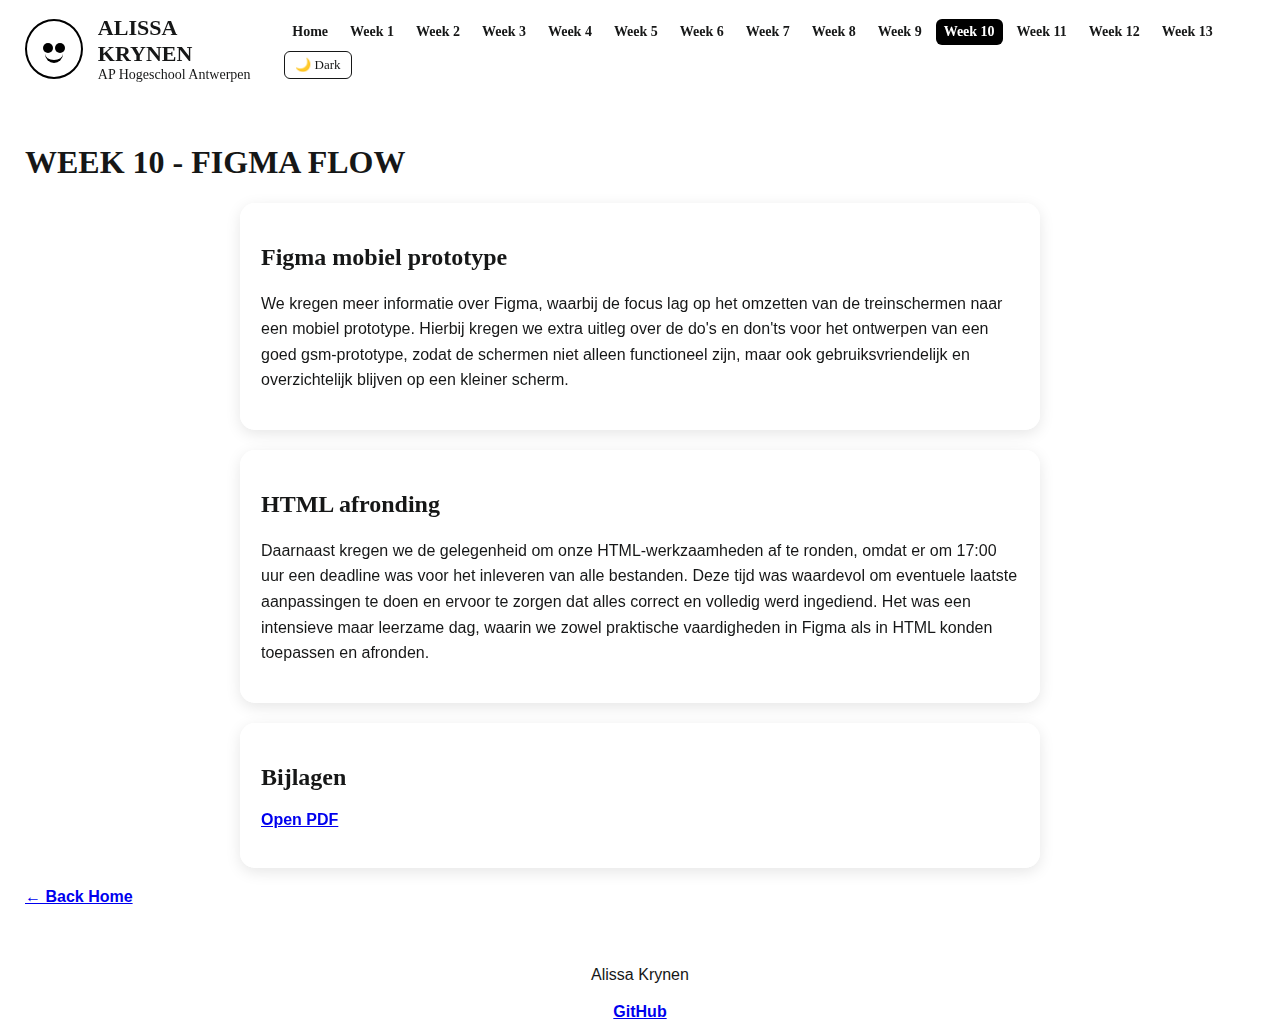
<file: week10.html>
<!DOCTYPE html><html lang="nl"><head>
<meta charset="UTF-8">
<title>Week 10</title>
<link rel="stylesheet" href="assets/styles.css">
</head>
<body>

<header class="banner">
<div class="character">
<div class="eye left"></div>
<div class="eye right"></div>
<div class="mouth"></div>
</div>
<div>
<h1>Alissa Krynen</h1>
<h2>AP Hogeschool Antwerpen</h2>
</div>
<nav class="navigation">
<a href="index.html">Home</a>
<a href="week1.html">Week 1</a><a href="week2.html">Week 2</a><a href="week3.html">Week 3</a><a href="week4.html">Week 4</a><a href="week5.html">Week 5</a><a href="week6.html">Week 6</a><a href="week7.html">Week 7</a><a href="week8.html">Week 8</a><a href="week9.html">Week 9</a><a href="week10.html">Week 10</a><a href="week11.html">Week 11</a><a href="week12.html">Week 12</a><a href="week13.html">Week 13</a>
<span class="toggle">🌙 Dark</span>
</nav>
</header>

<main>
<h1>Week 10 - figma flow</h1>

<div class="content-box">
<h2>Figma mobiel prototype</h2>
<p>We kregen meer informatie over Figma, waarbij de focus lag op het omzetten van de treinschermen naar een mobiel prototype. Hierbij kregen we extra uitleg over de do's en don'ts voor het ontwerpen van een goed gsm-prototype, zodat de schermen niet alleen functioneel zijn, maar ook gebruiksvriendelijk en overzichtelijk blijven op een kleiner scherm.</p>
</div>

<div class="content-box">
<h2>HTML afronding</h2>
<p>Daarnaast kregen we de gelegenheid om onze HTML-werkzaamheden af te ronden, omdat er om 17:00 uur een deadline was voor het inleveren van alle bestanden. Deze tijd was waardevol om eventuele laatste aanpassingen te doen en ervoor te zorgen dat alles correct en volledig werd ingediend. Het was een intensieve maar leerzame dag, waarin we zowel praktische vaardigheden in Figma als in HTML konden toepassen en afronden.</p>
</div>

<div class="content-box">
<h2>Bijlagen</h2>
<a href="Input/Foto_week10/Week 10.pdf" target="_blank">Open PDF</a><br><br>
</div>

<a href="index.html">← Back Home</a>

</main>
<footer>
<p>Alissa Krynen</p>
<a href="https://github.com/Alissakrynen" target="_blank">GitHub</a>
</footer>
<script src="js/script.js"></script>
</body></html>
</file>
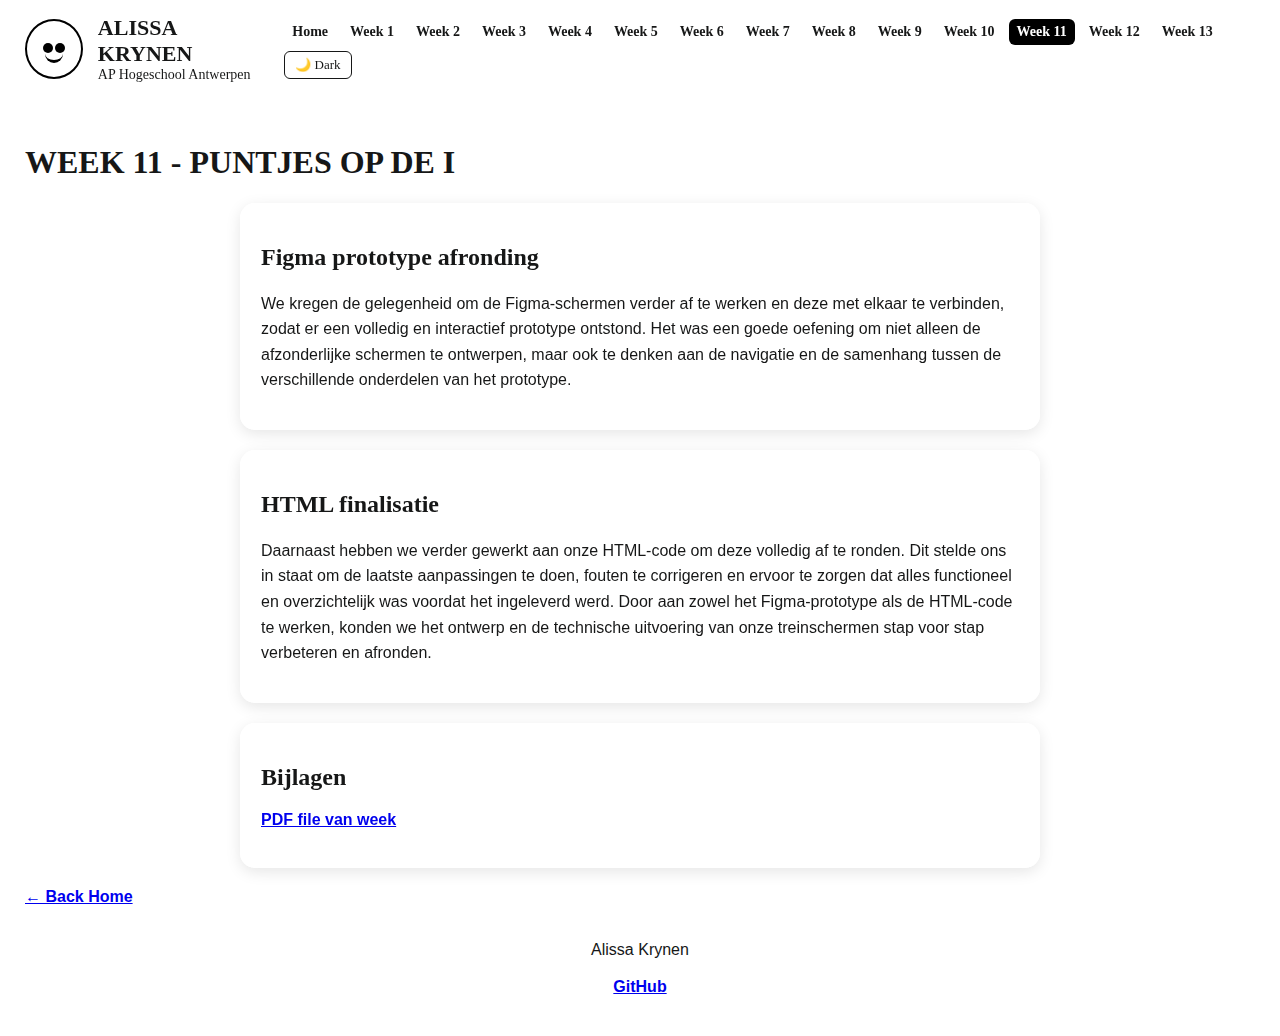
<file: week11.html>
<!DOCTYPE html><html lang="nl"><head>
<meta charset="UTF-8">
<title>Week 11</title>
<link rel="stylesheet" href="assets/styles.css">
</head>
<body>

<header class="banner">
<div class="character">
<div class="eye left"></div>
<div class="eye right"></div>
<div class="mouth"></div>
</div>
<div>
<h1>Alissa Krynen</h1>
<h2>AP Hogeschool Antwerpen</h2>
</div>
<nav class="navigation">
<a href="index.html">Home</a>
<a href="week1.html">Week 1</a><a href="week2.html">Week 2</a><a href="week3.html">Week 3</a><a href="week4.html">Week 4</a><a href="week5.html">Week 5</a><a href="week6.html">Week 6</a><a href="week7.html">Week 7</a><a href="week8.html">Week 8</a><a href="week9.html">Week 9</a><a href="week10.html">Week 10</a><a href="week11.html">Week 11</a><a href="week12.html">Week 12</a><a href="week13.html">Week 13</a>
<span class="toggle">🌙 Dark</span>
</nav>
</header>

<main>
<h1>Week 11 - Puntjes op de I</h1>

<div class="content-box">
<h2>Figma prototype afronding</h2>
<p>We kregen de gelegenheid om de Figma-schermen verder af te werken en deze met elkaar te verbinden, zodat er een volledig en interactief prototype ontstond. Het was een goede oefening om niet alleen de afzonderlijke schermen te ontwerpen, maar ook te denken aan de navigatie en de samenhang tussen de verschillende onderdelen van het prototype.</p>
</div>

<div class="content-box">
<h2>HTML finalisatie</h2>
<p>Daarnaast hebben we verder gewerkt aan onze HTML-code om deze volledig af te ronden. Dit stelde ons in staat om de laatste aanpassingen te doen, fouten te corrigeren en ervoor te zorgen dat alles functioneel en overzichtelijk was voordat het ingeleverd werd. Door aan zowel het Figma-prototype als de HTML-code te werken, konden we het ontwerp en de technische uitvoering van onze treinschermen stap voor stap verbeteren en afronden.</p>
</div>

<div class="content-box">
<h2>Bijlagen</h2>
<a href="Input/foto_week2/Week 2.pdf" target="_blank">PDF file van week</a><br><br>
</div>


<a href="index.html">← Back Home</a>

<footer>
<p>Alissa Krynen</p>
<a href="https://github.com/Alissakrynen" target="_blank">GitHub</a>
</footer>
<script src="js/script.js"></script>
</body></html>
</file>
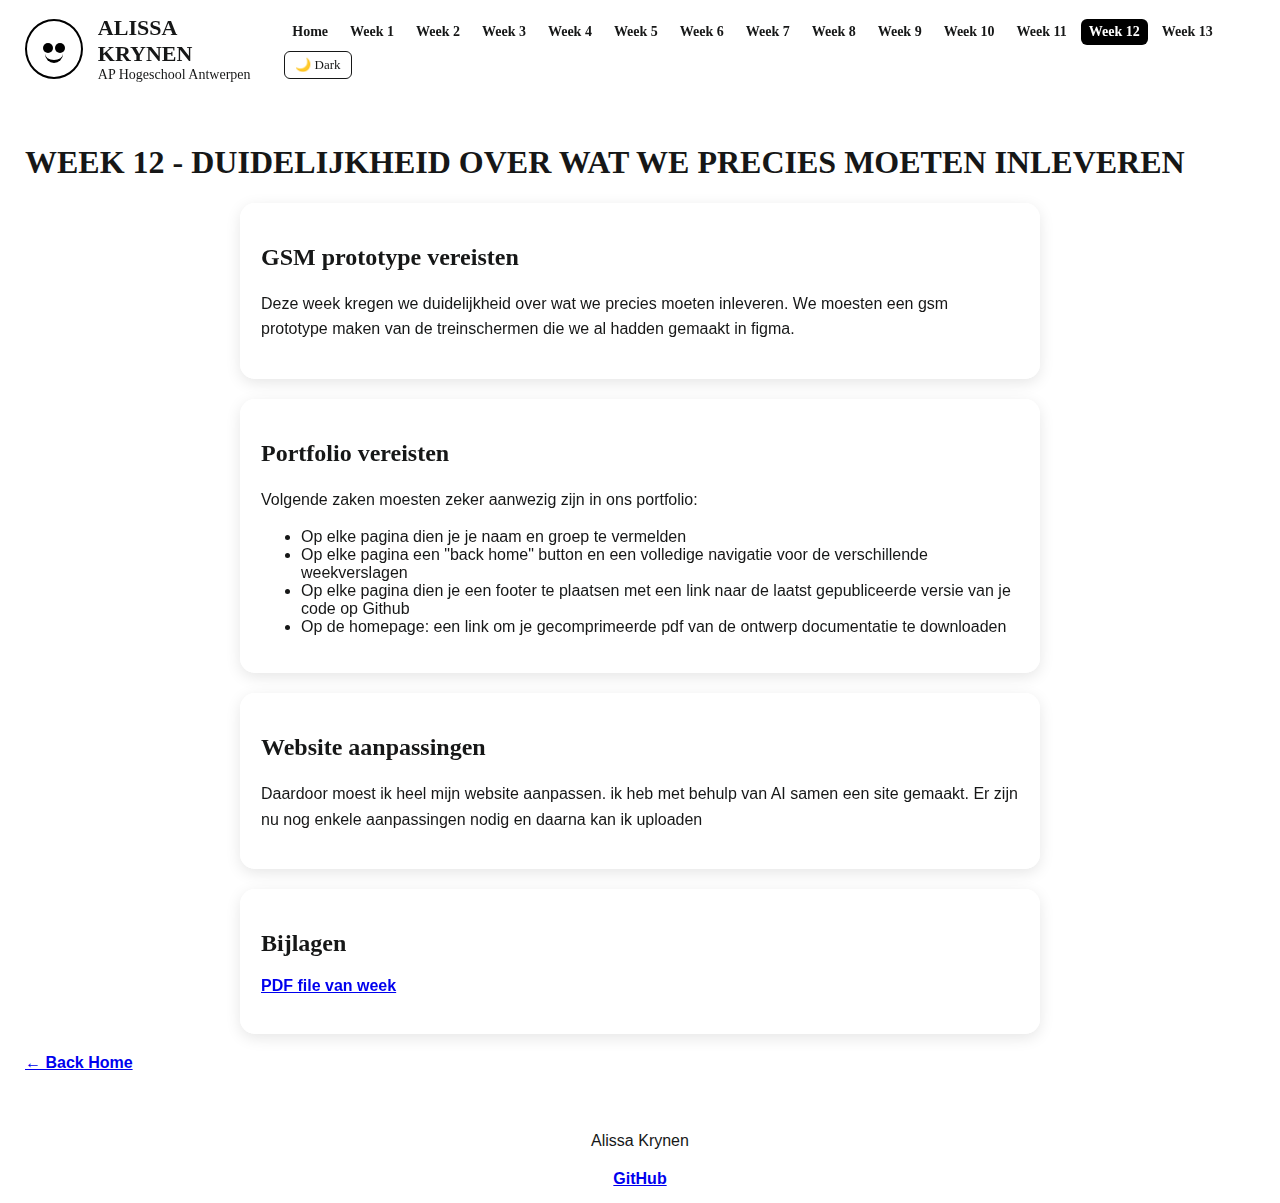
<file: week12.html>
<!DOCTYPE html><html lang="nl"><head>
<meta charset="UTF-8">
<title>Week 12</title>
<link rel="stylesheet" href="assets/styles.css">
</head>
<body>

<header class="banner">
<div class="character">
<div class="eye left"></div>
<div class="eye right"></div>
<div class="mouth"></div>
</div>
<div>
<h1>Alissa Krynen</h1>
<h2>AP Hogeschool Antwerpen</h2>
</div>
<nav class="navigation">
<a href="index.html">Home</a>
<a href="week1.html">Week 1</a><a href="week2.html">Week 2</a><a href="week3.html">Week 3</a><a href="week4.html">Week 4</a><a href="week5.html">Week 5</a><a href="week6.html">Week 6</a><a href="week7.html">Week 7</a><a href="week8.html">Week 8</a><a href="week9.html">Week 9</a><a href="week10.html">Week 10</a><a href="week11.html">Week 11</a><a href="week12.html">Week 12</a><a href="week13.html">Week 13</a>
<span class="toggle">🌙 Dark</span>
</nav>
</header>

<main>
<h1>Week 12 - duidelijkheid over wat we precies moeten inleveren</h1>

<div class="content-box">
<h2>GSM prototype vereisten</h2>
<p>Deze week kregen we duidelijkheid over wat we precies moeten inleveren. We moesten een gsm prototype maken van de treinschermen die we al hadden gemaakt in figma.</p>
</div>

<div class="content-box">
<h2>Portfolio vereisten</h2>
<p>Volgende zaken moesten zeker aanwezig zijn in ons portfolio:</p>
<ul>
<li>Op elke pagina dien je je naam en groep te vermelden</li>
<li>Op elke pagina een "back home" button en een volledige navigatie voor de verschillende weekverslagen</li>
<li>Op elke pagina dien je een footer te plaatsen met een link naar de laatst gepubliceerde versie van je code op Github</li>
<li>Op de homepage: een link om je gecomprimeerde pdf van de ontwerp documentatie te downloaden</li>
</ul>
</div>

<div class="content-box">
<h2>Website aanpassingen</h2>
<p>Daardoor moest ik heel mijn website aanpassen. ik heb met behulp van AI samen een site gemaakt. Er zijn nu nog enkele aanpassingen nodig en daarna kan ik uploaden</p>
</div>

<div class="content-box">
<h2>Bijlagen</h2>
<a href="Input/foto_week2/Week 2.pdf" target="_blank">PDF file van week</a><br><br>
</div>


<a href="index.html">← Back Home</a>

</main>
<footer>
<p>Alissa Krynen</p>
<a href="https://github.com/Alissakrynen" target="_blank">GitHub</a>
</footer>
<script src="js/script.js"></script>
</body></html>
</file>
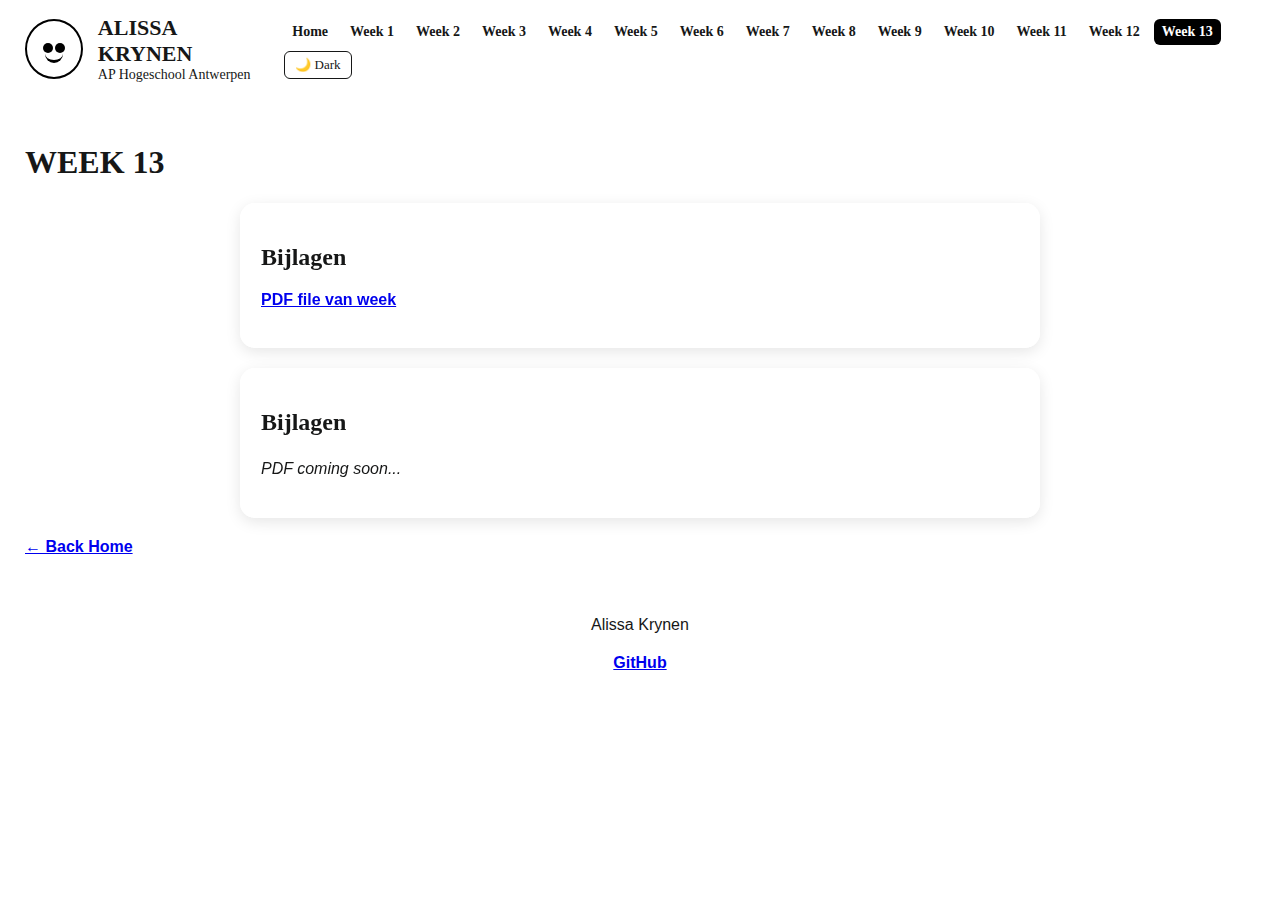
<file: week13.html>
<!DOCTYPE html><html lang="nl"><head>
<meta charset="UTF-8">
<title>Week 13</title>
<link rel="stylesheet" href="assets/styles.css">
</head>
<body>

<header class="banner">
<div class="character">
<div class="eye left"></div>
<div class="eye right"></div>
<div class="mouth"></div>
</div>
<div>
<h1>Alissa Krynen</h1>
<h2>AP Hogeschool Antwerpen</h2>
</div>
<nav class="navigation">
<a href="index.html">Home</a>
<a href="week1.html">Week 1</a><a href="week2.html">Week 2</a><a href="week3.html">Week 3</a><a href="week4.html">Week 4</a><a href="week5.html">Week 5</a><a href="week6.html">Week 6</a><a href="week7.html">Week 7</a><a href="week8.html">Week 8</a><a href="week9.html">Week 9</a><a href="week10.html">Week 10</a><a href="week11.html">Week 11</a><a href="week12.html">Week 12</a><a href="week13.html">Week 13</a>
<span class="toggle">🌙 Dark</span>
</nav>
</header>

<main>
<h1>Week 13</h1>

<div class="content-box">
<h2>Bijlagen</h2>
<a href="Input/foto_week2/Week 2.pdf" target="_blank">PDF file van week</a><br><br>
</div>

<div class="content-box">
<h2>Bijlagen</h2>
<p><em>PDF coming soon...</em></p>
</div>

<a href="index.html">← Back Home</a>

</main>
<footer>
<p>Alissa Krynen</p>
<a href="https://github.com/Alissakrynen" target="_blank">GitHub</a>
</footer>
<script src="js/script.js"></script>
</body></html>
</file>
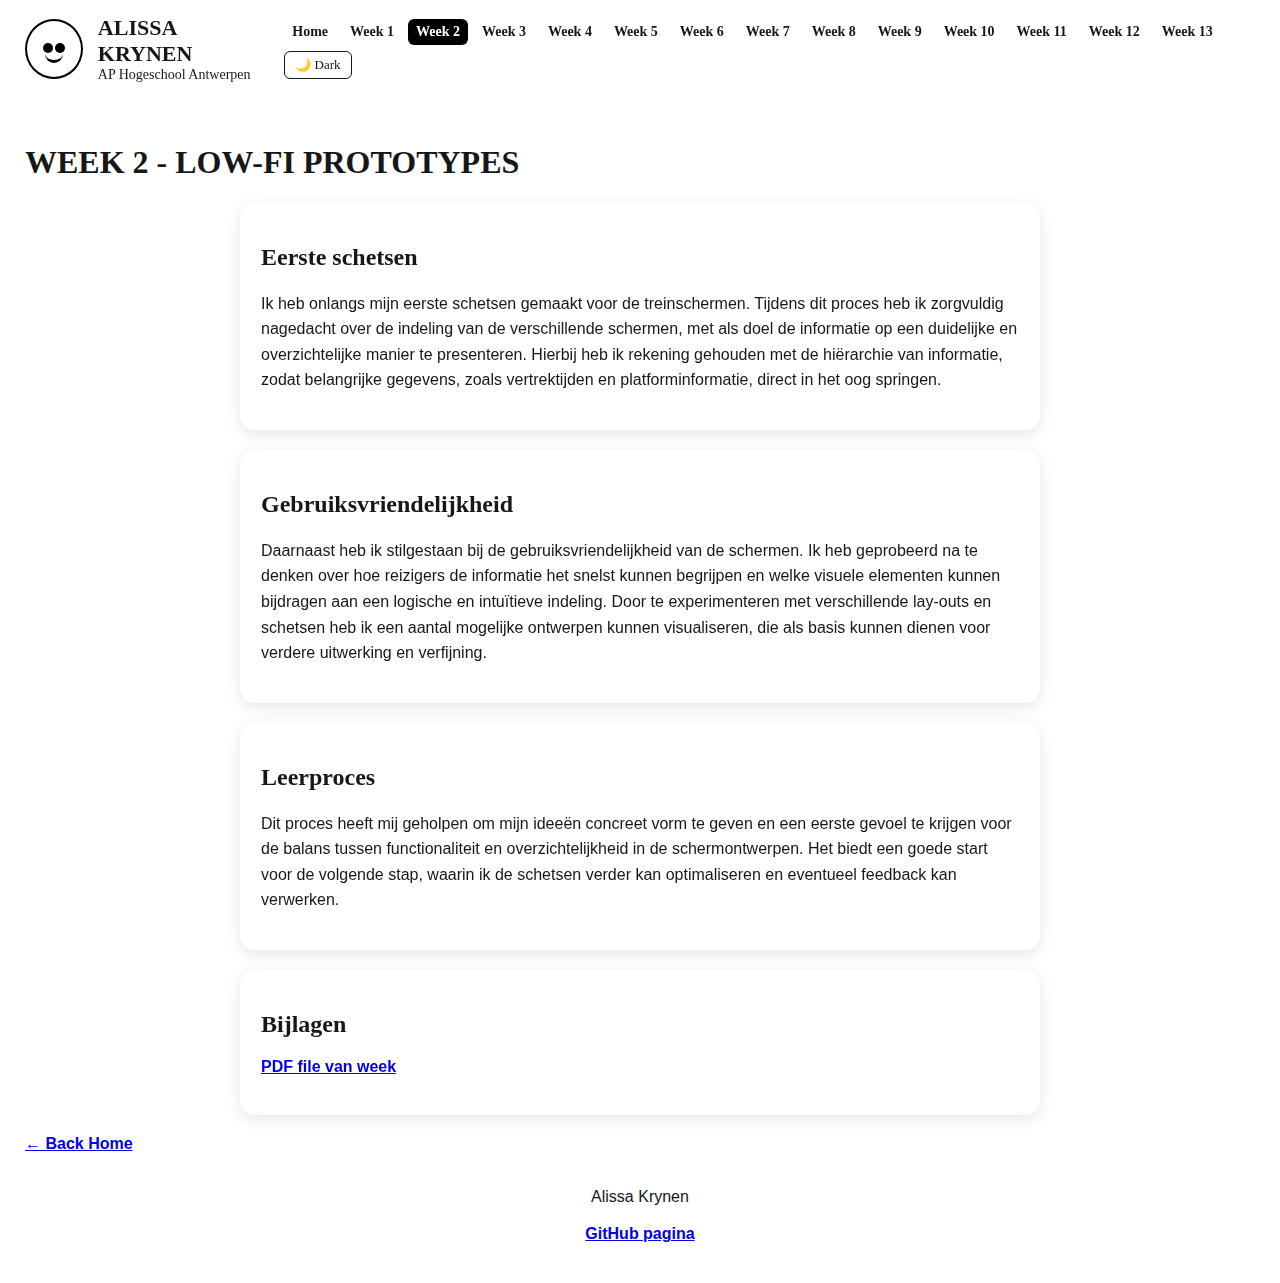
<file: week2.html>
<!DOCTYPE html><html lang="nl"><head>
<meta charset="UTF-8">
<title>Week 2</title>
<link rel="stylesheet" href="assets/styles.css">
</head>
<body>

<header class="banner">
<div class="character">
<div class="eye left"></div>
<div class="eye right"></div>
<div class="mouth"></div>
</div>
<div>
<h1>Alissa Krynen</h1>
<h2>AP Hogeschool Antwerpen</h2>
</div>
<nav class="navigation">
<a href="index.html">Home</a>
<a href="week1.html">Week 1</a><a href="week2.html">Week 2</a><a href="week3.html">Week 3</a><a href="week4.html">Week 4</a><a href="week5.html">Week 5</a><a href="week6.html">Week 6</a><a href="week7.html">Week 7</a><a href="week8.html">Week 8</a><a href="week9.html">Week 9</a><a href="week10.html">Week 10</a><a href="week11.html">Week 11</a><a href="week12.html">Week 12</a><a href="week13.html">Week 13</a>
<span class="toggle">🌙 Dark</span>
</nav>
</header>

<main>
<h1>Week 2 - Low-fi prototypes </h1>

<div class="content-box">
<h2>Eerste schetsen</h2>
<p>Ik heb onlangs mijn eerste schetsen gemaakt voor de treinschermen. Tijdens dit proces heb ik zorgvuldig nagedacht over de indeling van de verschillende schermen, met als doel de informatie op een duidelijke en overzichtelijke manier te presenteren. Hierbij heb ik rekening gehouden met de hiërarchie van informatie, zodat belangrijke gegevens, zoals vertrektijden en platforminformatie, direct in het oog springen.</p>
</div>

<div class="content-box">
<h2>Gebruiksvriendelijkheid</h2>
<p>Daarnaast heb ik stilgestaan bij de gebruiksvriendelijkheid van de schermen. Ik heb geprobeerd na te denken over hoe reizigers de informatie het snelst kunnen begrijpen en welke visuele elementen kunnen bijdragen aan een logische en intuïtieve indeling. Door te experimenteren met verschillende lay-outs en schetsen heb ik een aantal mogelijke ontwerpen kunnen visualiseren, die als basis kunnen dienen voor verdere uitwerking en verfijning.</p>
</div>

<div class="content-box">
<h2>Leerproces</h2>
<p>Dit proces heeft mij geholpen om mijn ideeën concreet vorm te geven en een eerste gevoel te krijgen voor de balans tussen functionaliteit en overzichtelijkheid in de schermontwerpen. Het biedt een goede start voor de volgende stap, waarin ik de schetsen verder kan optimaliseren en eventueel feedback kan verwerken.</p>
</div>

<div class="content-box">
<h2>Bijlagen</h2>
<a href="Input/foto_week2/Week 2.pdf" target="_blank">PDF file van week</a><br><br>
</div>

<a href="index.html">← Back Home</a>

<footer>
<p>Alissa Krynen</p>
<a href="https://github.com/Alissakrynen" target="_blank">GitHub pagina</a>
</footer>
<script src="js/script.js"></script>
</body></html>
</file>
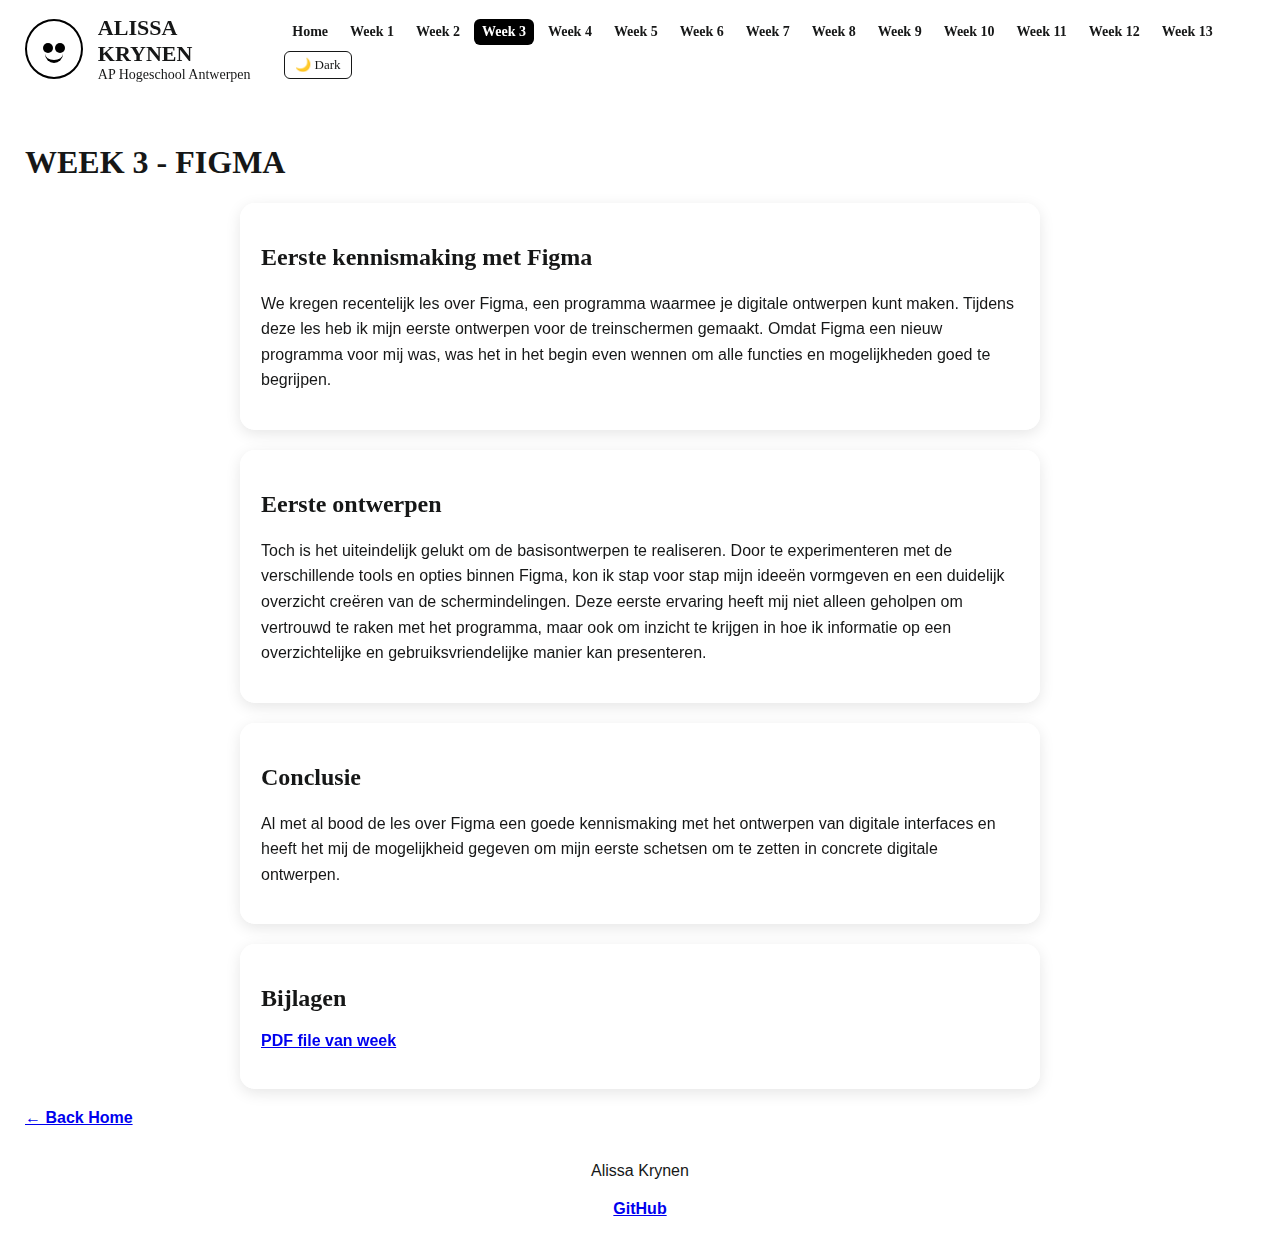
<file: week3.html>
<!DOCTYPE html><html lang="nl"><head>
<meta charset="UTF-8">
<title>Week 3</title>
<link rel="stylesheet" href="assets/styles.css">
</head>
<body>

<header class="banner">
<div class="character">
<div class="eye left"></div>
<div class="eye right"></div>
<div class="mouth"></div>
</div>
<div>
<h1>Alissa Krynen</h1>
<h2>AP Hogeschool Antwerpen</h2>
</div>
<nav class="navigation">
<a href="index.html">Home</a>
<a href="week1.html">Week 1</a><a href="week2.html">Week 2</a><a href="week3.html">Week 3</a><a href="week4.html">Week 4</a><a href="week5.html">Week 5</a><a href="week6.html">Week 6</a><a href="week7.html">Week 7</a><a href="week8.html">Week 8</a><a href="week9.html">Week 9</a><a href="week10.html">Week 10</a><a href="week11.html">Week 11</a><a href="week12.html">Week 12</a><a href="week13.html">Week 13</a>
<span class="toggle">🌙 Dark</span>
</nav>
</header>

<main>
<h1>Week 3 - Figma</h1>

<div class="content-box">
<h2>Eerste kennismaking met Figma</h2>
<p>We kregen recentelijk les over Figma, een programma waarmee je digitale ontwerpen kunt maken. Tijdens deze les heb ik mijn eerste ontwerpen voor de treinschermen gemaakt. Omdat Figma een nieuw programma voor mij was, was het in het begin even wennen om alle functies en mogelijkheden goed te begrijpen.</p>
</div>

<div class="content-box">
<h2>Eerste ontwerpen</h2>
<p>Toch is het uiteindelijk gelukt om de basisontwerpen te realiseren. Door te experimenteren met de verschillende tools en opties binnen Figma, kon ik stap voor stap mijn ideeën vormgeven en een duidelijk overzicht creëren van de schermindelingen. Deze eerste ervaring heeft mij niet alleen geholpen om vertrouwd te raken met het programma, maar ook om inzicht te krijgen in hoe ik informatie op een overzichtelijke en gebruiksvriendelijke manier kan presenteren.</p>
</div>

<div class="content-box">
<h2>Conclusie</h2>
<p>Al met al bood de les over Figma een goede kennismaking met het ontwerpen van digitale interfaces en heeft het mij de mogelijkheid gegeven om mijn eerste schetsen om te zetten in concrete digitale ontwerpen.</p>
</div>

<div class="content-box">
<h2>Bijlagen</h2>
<a href="Input/foto_week2/Week 2.pdf" target="_blank">PDF file van week</a><br><br>
</div>


<a href="index.html">← Back Home</a>

<footer>
<p>Alissa Krynen</p>
<a href="https://github.com/Alissakrynen" target="_blank">GitHub</a>
</footer>
<script src="js/script.js"></script>
</body></html>
</file>
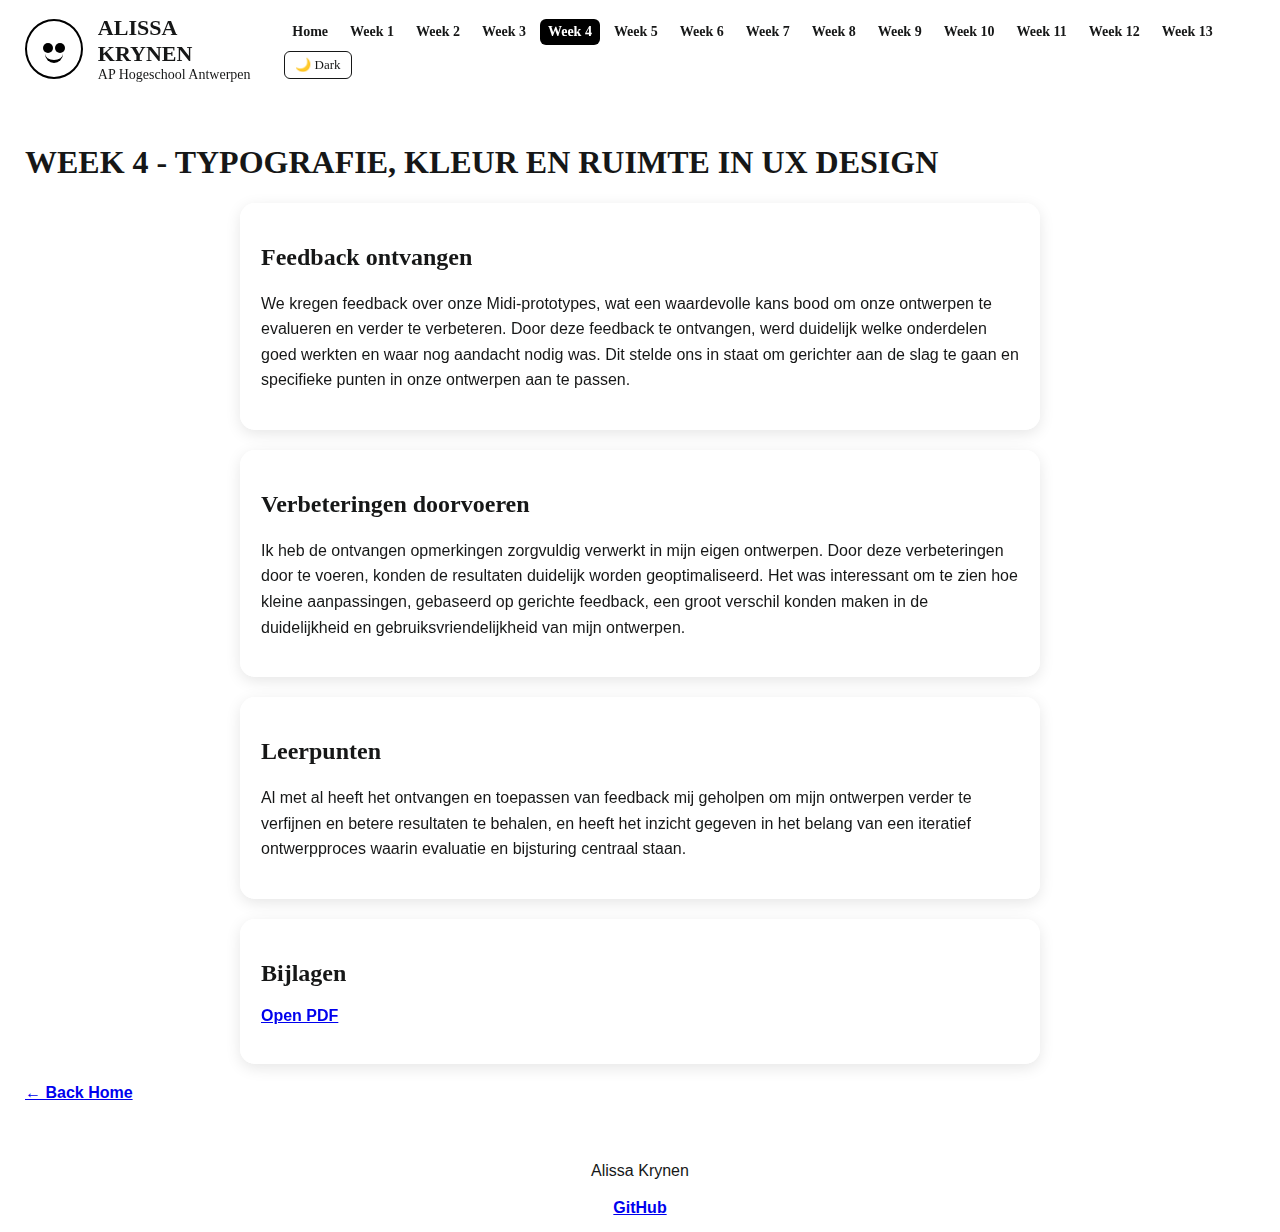
<file: week4.html>
<!DOCTYPE html><html lang="nl"><head>
<meta charset="UTF-8">
<title>Week 4</title>
<link rel="stylesheet" href="assets/styles.css">
</head>
<body>

<header class="banner">
<div class="character">
<div class="eye left"></div>
<div class="eye right"></div>
<div class="mouth"></div>
</div>
<div>
<h1>Alissa Krynen</h1>
<h2>AP Hogeschool Antwerpen</h2>
</div>
<nav class="navigation">
<a href="index.html">Home</a>
<a href="week1.html">Week 1</a><a href="week2.html">Week 2</a><a href="week3.html">Week 3</a><a href="week4.html">Week 4</a><a href="week5.html">Week 5</a><a href="week6.html">Week 6</a><a href="week7.html">Week 7</a><a href="week8.html">Week 8</a><a href="week9.html">Week 9</a><a href="week10.html">Week 10</a><a href="week11.html">Week 11</a><a href="week12.html">Week 12</a><a href="week13.html">Week 13</a>
<span class="toggle">🌙 Dark</span>
</nav>
</header>

<main>
<h1>Week 4 - Typografie, kleur en ruimte in UX Design</h1>

<div class="content-box">
<h2>Feedback ontvangen</h2>
<p>We kregen feedback over onze Midi-prototypes, wat een waardevolle kans bood om onze ontwerpen te evalueren en verder te verbeteren. Door deze feedback te ontvangen, werd duidelijk welke onderdelen goed werkten en waar nog aandacht nodig was. Dit stelde ons in staat om gerichter aan de slag te gaan en specifieke punten in onze ontwerpen aan te passen.</p>
</div>

<div class="content-box">
<h2>Verbeteringen doorvoeren</h2>
<p>Ik heb de ontvangen opmerkingen zorgvuldig verwerkt in mijn eigen ontwerpen. Door deze verbeteringen door te voeren, konden de resultaten duidelijk worden geoptimaliseerd. Het was interessant om te zien hoe kleine aanpassingen, gebaseerd op gerichte feedback, een groot verschil konden maken in de duidelijkheid en gebruiksvriendelijkheid van mijn ontwerpen.</p>
</div>

<div class="content-box">
<h2>Leerpunten</h2>
<p>Al met al heeft het ontvangen en toepassen van feedback mij geholpen om mijn ontwerpen verder te verfijnen en betere resultaten te behalen, en heeft het inzicht gegeven in het belang van een iteratief ontwerpproces waarin evaluatie en bijsturing centraal staan.</p>
</div>

<div class="content-box">
<h2>Bijlagen</h2>
<a href="Input/foto_week4/Week 4.pdf" target="_blank">Open PDF</a><br><br>
</div>

<a href="index.html">← Back Home</a>

</main>
<footer>
<p>Alissa Krynen</p>
<a href="https://github.com/Alissakrynen" target="_blank">GitHub</a>
</footer>
<script src="js/script.js"></script>
</body></html>
</file>
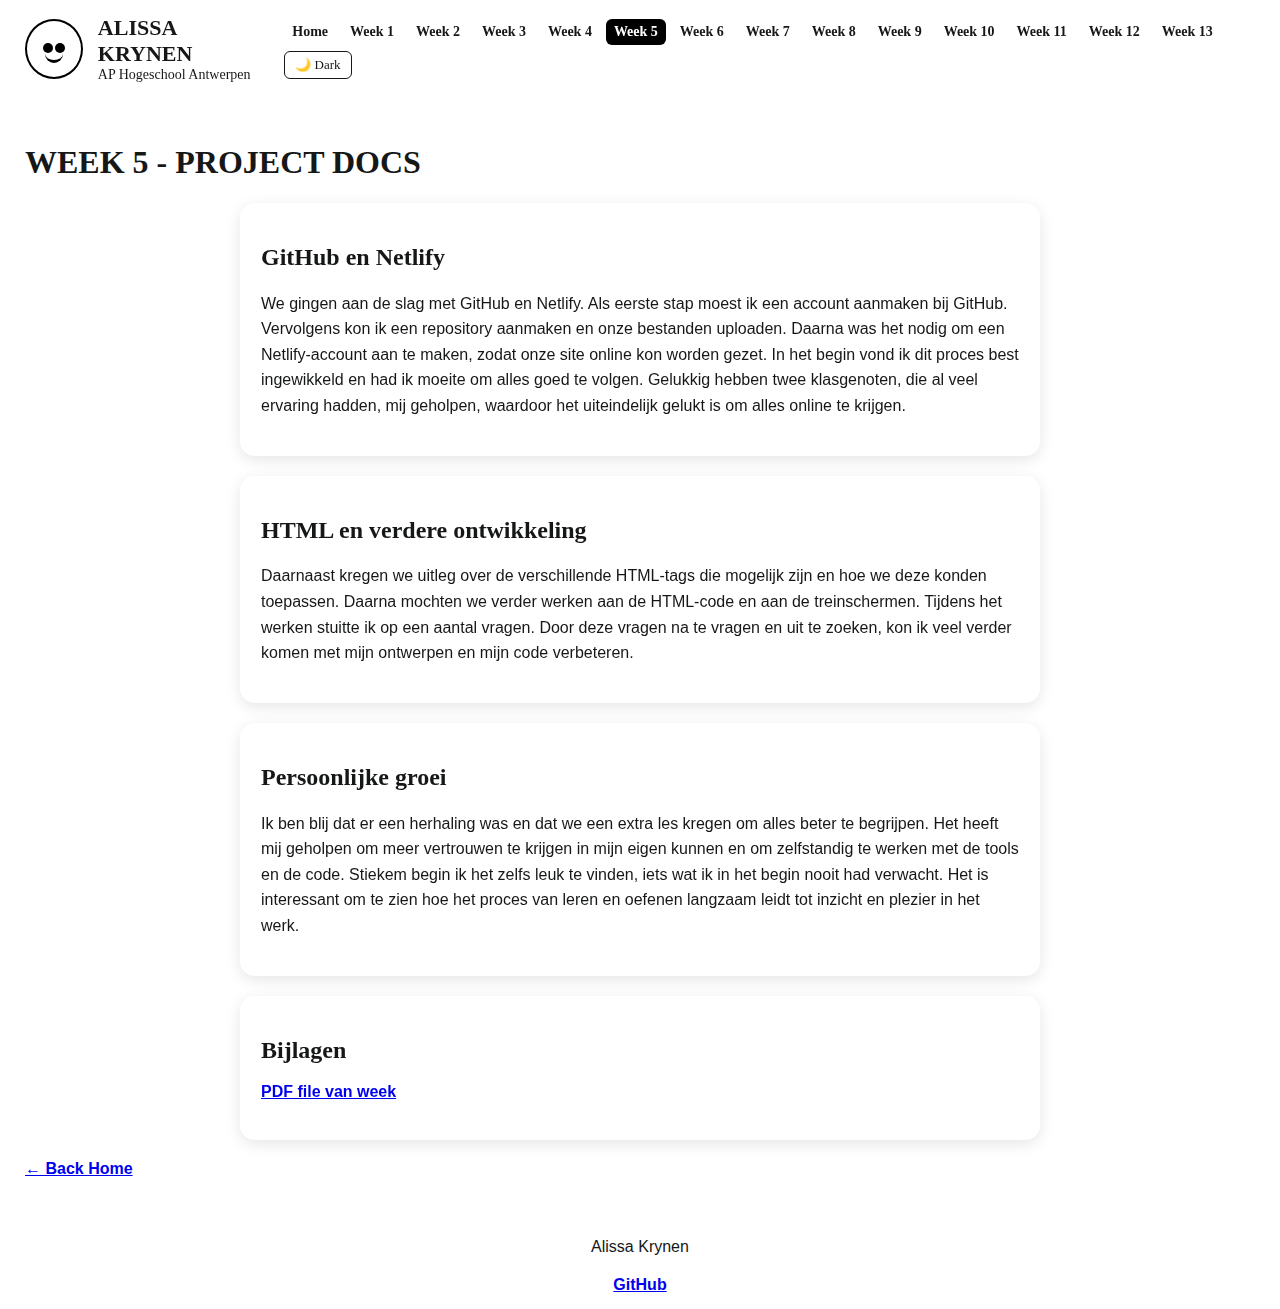
<file: week5.html>
<!DOCTYPE html><html lang="nl"><head>
<meta charset="UTF-8">
<title>Week 5</title>
<link rel="stylesheet" href="assets/styles.css">
</head>
<body>

<header class="banner">
<div class="character">
<div class="eye left"></div>
<div class="eye right"></div>
<div class="mouth"></div>
</div>
<div>
<h1>Alissa Krynen</h1>
<h2>AP Hogeschool Antwerpen</h2>
</div>
<nav class="navigation">
<a href="index.html">Home</a>
<a href="week1.html">Week 1</a><a href="week2.html">Week 2</a><a href="week3.html">Week 3</a><a href="week4.html">Week 4</a><a href="week5.html">Week 5</a><a href="week6.html">Week 6</a><a href="week7.html">Week 7</a><a href="week8.html">Week 8</a><a href="week9.html">Week 9</a><a href="week10.html">Week 10</a><a href="week11.html">Week 11</a><a href="week12.html">Week 12</a><a href="week13.html">Week 13</a>
<span class="toggle">🌙 Dark</span>
</nav>
</header>

<main>
<h1>Week 5 - Project docs</h1>

<div class="content-box">
<h2>GitHub en Netlify</h2>
<p>We gingen aan de slag met GitHub en Netlify. Als eerste stap moest ik een account aanmaken bij GitHub. Vervolgens kon ik een repository aanmaken en onze bestanden uploaden. Daarna was het nodig om een Netlify-account aan te maken, zodat onze site online kon worden gezet. In het begin vond ik dit proces best ingewikkeld en had ik moeite om alles goed te volgen. Gelukkig hebben twee klasgenoten, die al veel ervaring hadden, mij geholpen, waardoor het uiteindelijk gelukt is om alles online te krijgen.</p>
</div>

<div class="content-box">
<h2>HTML en verdere ontwikkeling</h2>
<p>Daarnaast kregen we uitleg over de verschillende HTML-tags die mogelijk zijn en hoe we deze konden toepassen. Daarna mochten we verder werken aan de HTML-code en aan de treinschermen. Tijdens het werken stuitte ik op een aantal vragen. Door deze vragen na te vragen en uit te zoeken, kon ik veel verder komen met mijn ontwerpen en mijn code verbeteren.</p>
</div>

<div class="content-box">
<h2>Persoonlijke groei</h2>
<p>Ik ben blij dat er een herhaling was en dat we een extra les kregen om alles beter te begrijpen. Het heeft mij geholpen om meer vertrouwen te krijgen in mijn eigen kunnen en om zelfstandig te werken met de tools en de code. Stiekem begin ik het zelfs leuk te vinden, iets wat ik in het begin nooit had verwacht. Het is interessant om te zien hoe het proces van leren en oefenen langzaam leidt tot inzicht en plezier in het werk.</p>
</div>

<div class="content-box">
<h2>Bijlagen</h2>
<a href="Input/foto_week2/Week 2.pdf" target="_blank">PDF file van week</a><br><br>
</div>


<a href="index.html">← Back Home</a>

</main>
<footer>
<p>Alissa Krynen</p>
<a href="https://github.com/Alissakrynen" target="_blank">GitHub</a>
</footer>
<script src="js/script.js"></script>
</body></html>
</file>
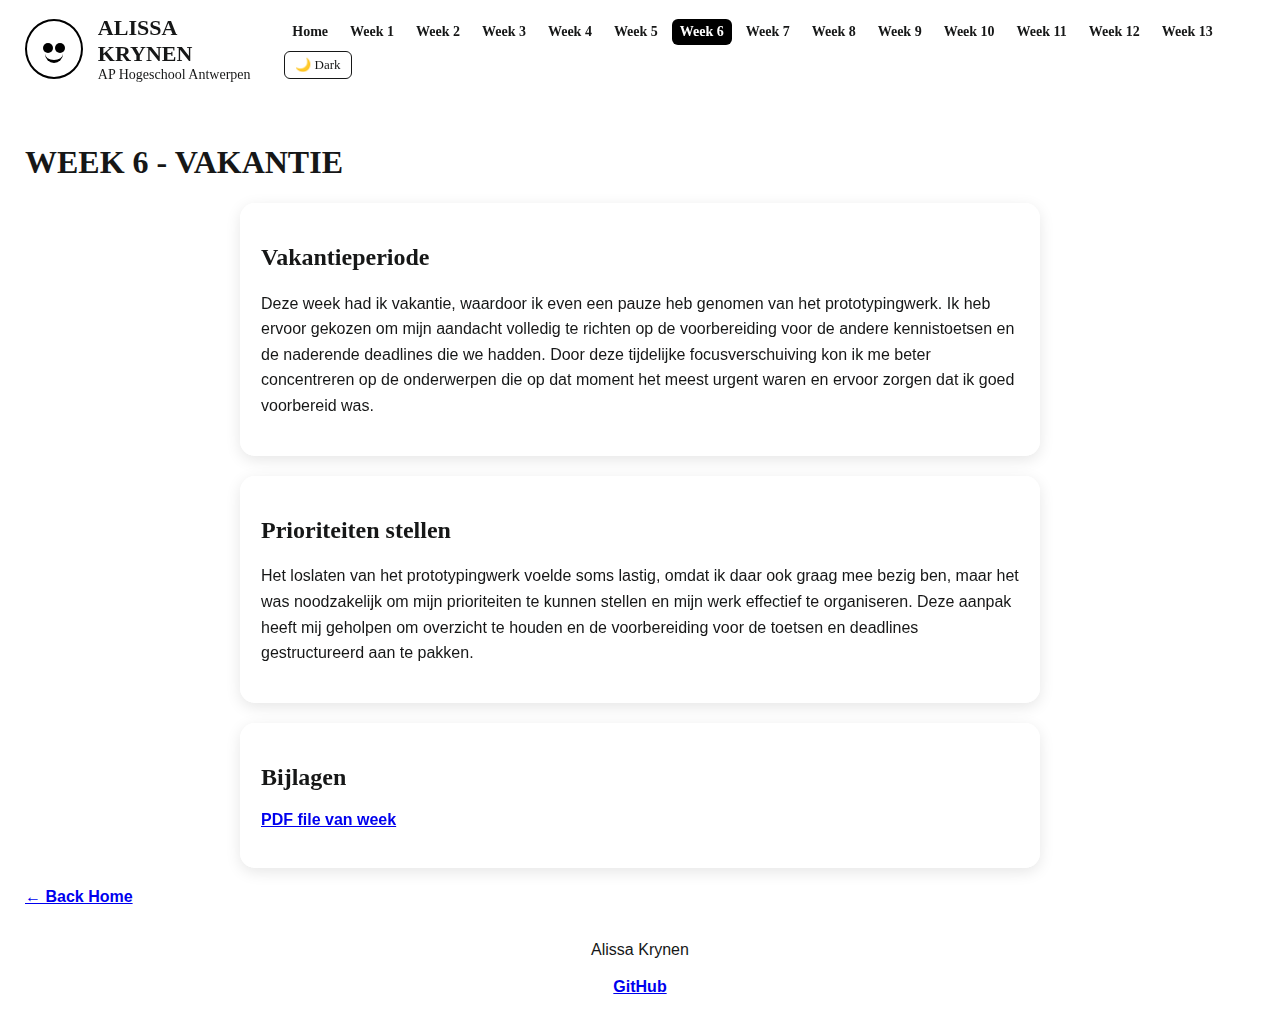
<file: week6.html>
<!DOCTYPE html><html lang="nl"><head>
<meta charset="UTF-8">
<title>Week 6</title>
<link rel="stylesheet" href="assets/styles.css">
</head>
<body>

<header class="banner">
<div class="character">
<div class="eye left"></div>
<div class="eye right"></div>
<div class="mouth"></div>
</div>
<div>
<h1>Alissa Krynen</h1>
<h2>AP Hogeschool Antwerpen</h2>
</div>
<nav class="navigation">
<a href="index.html">Home</a>
<a href="week1.html">Week 1</a><a href="week2.html">Week 2</a><a href="week3.html">Week 3</a><a href="week4.html">Week 4</a><a href="week5.html">Week 5</a><a href="week6.html">Week 6</a><a href="week7.html">Week 7</a><a href="week8.html">Week 8</a><a href="week9.html">Week 9</a><a href="week10.html">Week 10</a><a href="week11.html">Week 11</a><a href="week12.html">Week 12</a><a href="week13.html">Week 13</a>
<span class="toggle">🌙 Dark</span>
</nav>
</header>

<main>
<h1>Week 6 - Vakantie</h1>

<div class="content-box">
<h2>Vakantieperiode</h2>
<p>Deze week had ik vakantie, waardoor ik even een pauze heb genomen van het prototypingwerk. Ik heb ervoor gekozen om mijn aandacht volledig te richten op de voorbereiding voor de andere kennistoetsen en de naderende deadlines die we hadden. Door deze tijdelijke focusverschuiving kon ik me beter concentreren op de onderwerpen die op dat moment het meest urgent waren en ervoor zorgen dat ik goed voorbereid was.</p>
</div>

<div class="content-box">
<h2>Prioriteiten stellen</h2>
<p>Het loslaten van het prototypingwerk voelde soms lastig, omdat ik daar ook graag mee bezig ben, maar het was noodzakelijk om mijn prioriteiten te kunnen stellen en mijn werk effectief te organiseren. Deze aanpak heeft mij geholpen om overzicht te houden en de voorbereiding voor de toetsen en deadlines gestructureerd aan te pakken.</p>
</div>

<div class="content-box">
<h2>Bijlagen</h2>
<a href="Input/foto_week2/Week 2.pdf" target="_blank">PDF file van week</a><br><br>
</div>

<a href="index.html">← Back Home</a>

<footer>
<p>Alissa Krynen</p>
<a href="https://github.com/Alissakrynen" target="_blank">GitHub</a>
</footer>
<script src="js/script.js"></script>
</body></html>
</file>
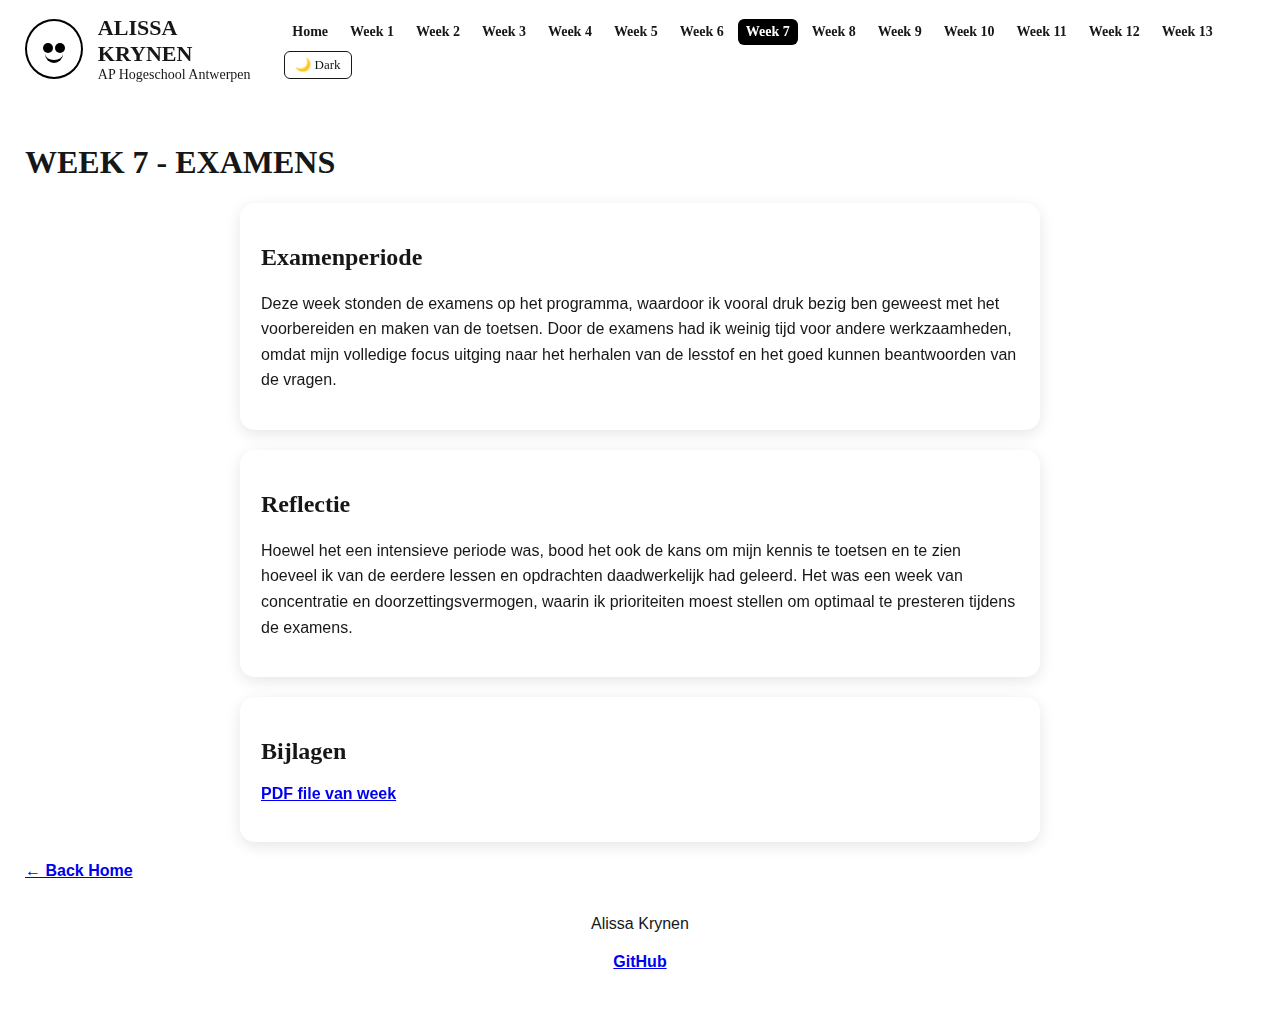
<file: week7.html>
<!DOCTYPE html><html lang="nl"><head>
<meta charset="UTF-8">
<title>Week 7</title>
<link rel="stylesheet" href="assets/styles.css">
</head>
<body>

<header class="banner">
<div class="character">
<div class="eye left"></div>
<div class="eye right"></div>
<div class="mouth"></div>
</div>
<div>
<h1>Alissa Krynen</h1>
<h2>AP Hogeschool Antwerpen</h2>
</div>
<nav class="navigation">
<a href="index.html">Home</a>
<a href="week1.html">Week 1</a><a href="week2.html">Week 2</a><a href="week3.html">Week 3</a><a href="week4.html">Week 4</a><a href="week5.html">Week 5</a><a href="week6.html">Week 6</a><a href="week7.html">Week 7</a><a href="week8.html">Week 8</a><a href="week9.html">Week 9</a><a href="week10.html">Week 10</a><a href="week11.html">Week 11</a><a href="week12.html">Week 12</a><a href="week13.html">Week 13</a>
<span class="toggle">🌙 Dark</span>
</nav>
</header>

<main>
<h1>Week 7 - Examens</h1>

<div class="content-box">
<h2>Examenperiode</h2>
<p>Deze week stonden de examens op het programma, waardoor ik vooral druk bezig ben geweest met het voorbereiden en maken van de toetsen. Door de examens had ik weinig tijd voor andere werkzaamheden, omdat mijn volledige focus uitging naar het herhalen van de lesstof en het goed kunnen beantwoorden van de vragen.</p>
</div>

<div class="content-box">
<h2>Reflectie</h2>
<p>Hoewel het een intensieve periode was, bood het ook de kans om mijn kennis te toetsen en te zien hoeveel ik van de eerdere lessen en opdrachten daadwerkelijk had geleerd. Het was een week van concentratie en doorzettingsvermogen, waarin ik prioriteiten moest stellen om optimaal te presteren tijdens de examens.</p>
</div>

<div class="content-box">
<h2>Bijlagen</h2>
<a href="Input/foto_week2/Week 2.pdf" target="_blank">PDF file van week</a><br><br>
</div>


<a href="index.html">← Back Home</a>

<footer>
<p>Alissa Krynen</p>
<a href="https://github.com/Alissakrynen" target="_blank">GitHub</a>
</footer>
<script src="js/script.js"></script>
</body></html>
</file>
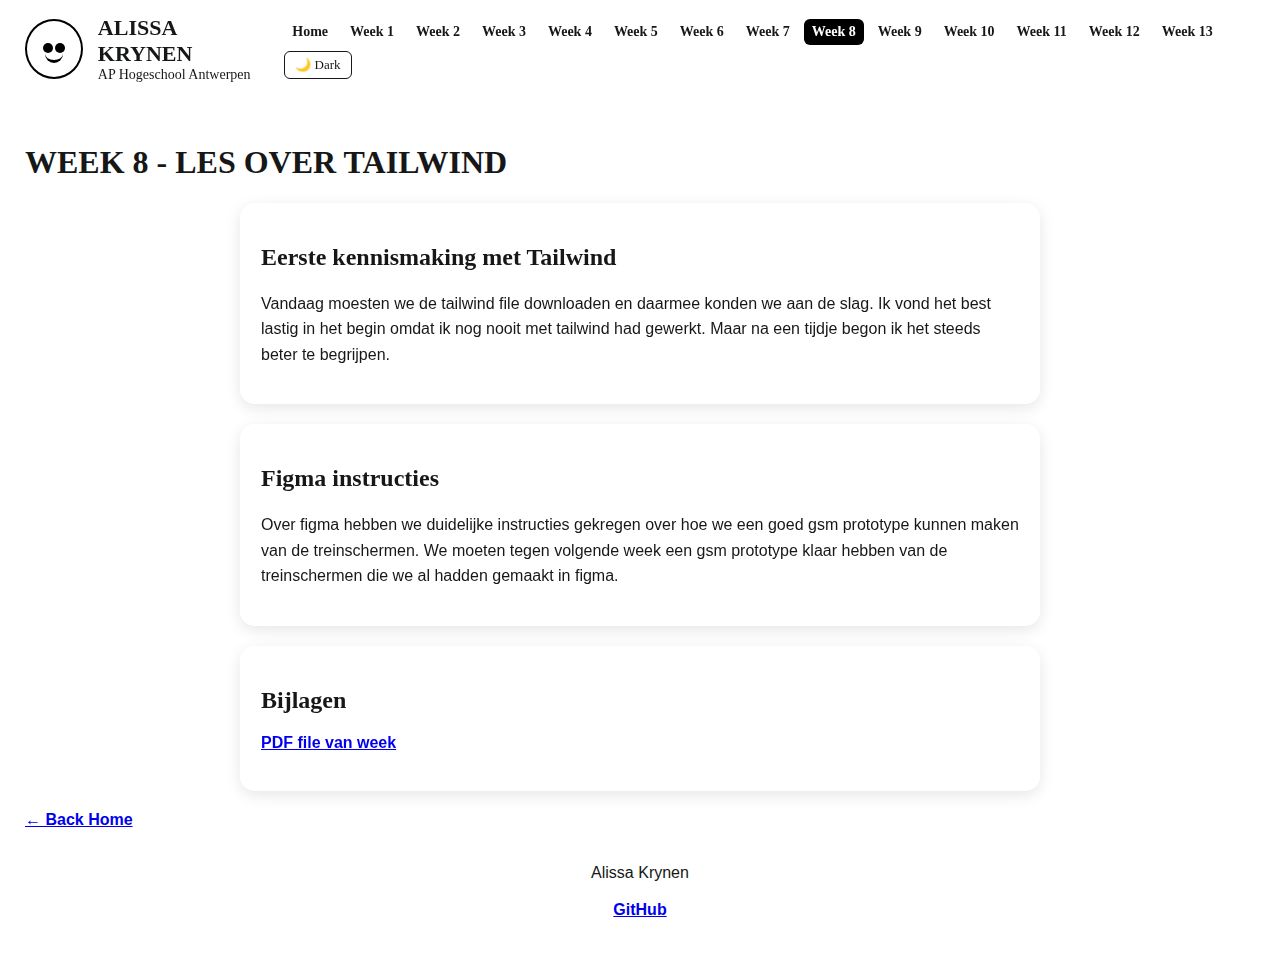
<file: week8.html>
<!DOCTYPE html><html lang="nl"><head>
<meta charset="UTF-8">
<title>Week 8</title>
<link rel="stylesheet" href="assets/styles.css">
</head>
<body>

<header class="banner">
<div class="character">
<div class="eye left"></div>
<div class="eye right"></div>
<div class="mouth"></div>
</div>
<div>
<h1>Alissa Krynen</h1>
<h2>AP Hogeschool Antwerpen</h2>
</div>
<nav class="navigation">
<a href="index.html">Home</a>
<a href="week1.html">Week 1</a><a href="week2.html">Week 2</a><a href="week3.html">Week 3</a><a href="week4.html">Week 4</a><a href="week5.html">Week 5</a><a href="week6.html">Week 6</a><a href="week7.html">Week 7</a><a href="week8.html">Week 8</a><a href="week9.html">Week 9</a><a href="week10.html">Week 10</a><a href="week11.html">Week 11</a><a href="week12.html">Week 12</a><a href="week13.html">Week 13</a>
<span class="toggle">🌙 Dark</span>
</nav>
</header>

<main>
<h1>Week 8 - Les over Tailwind</h1>

<div class="content-box">
<h2>Eerste kennismaking met Tailwind</h2>
<p>Vandaag moesten we de tailwind file downloaden en daarmee konden we aan de slag. Ik vond het best lastig in het begin omdat ik nog nooit met tailwind had gewerkt. Maar na een tijdje begon ik het steeds beter te begrijpen.</p>
</div>

<div class="content-box">
<h2>Figma instructies</h2>
<p>Over figma hebben we duidelijke instructies gekregen over hoe we een goed gsm prototype kunnen maken van de treinschermen. We moeten tegen volgende week een gsm prototype klaar hebben van de treinschermen die we al hadden gemaakt in figma.</p>
</div>

<div class="content-box">
<h2>Bijlagen</h2>
<a href="Input/foto_week2/Week 2.pdf" target="_blank">PDF file van week</a><br><br>
</div>


<a href="index.html">← Back Home</a>

<footer>
<p>Alissa Krynen</p>
<a href="https://github.com/Alissakrynen" target="_blank">GitHub</a>
</footer>
<script src="js/script.js"></script>
</body></html>
</file>
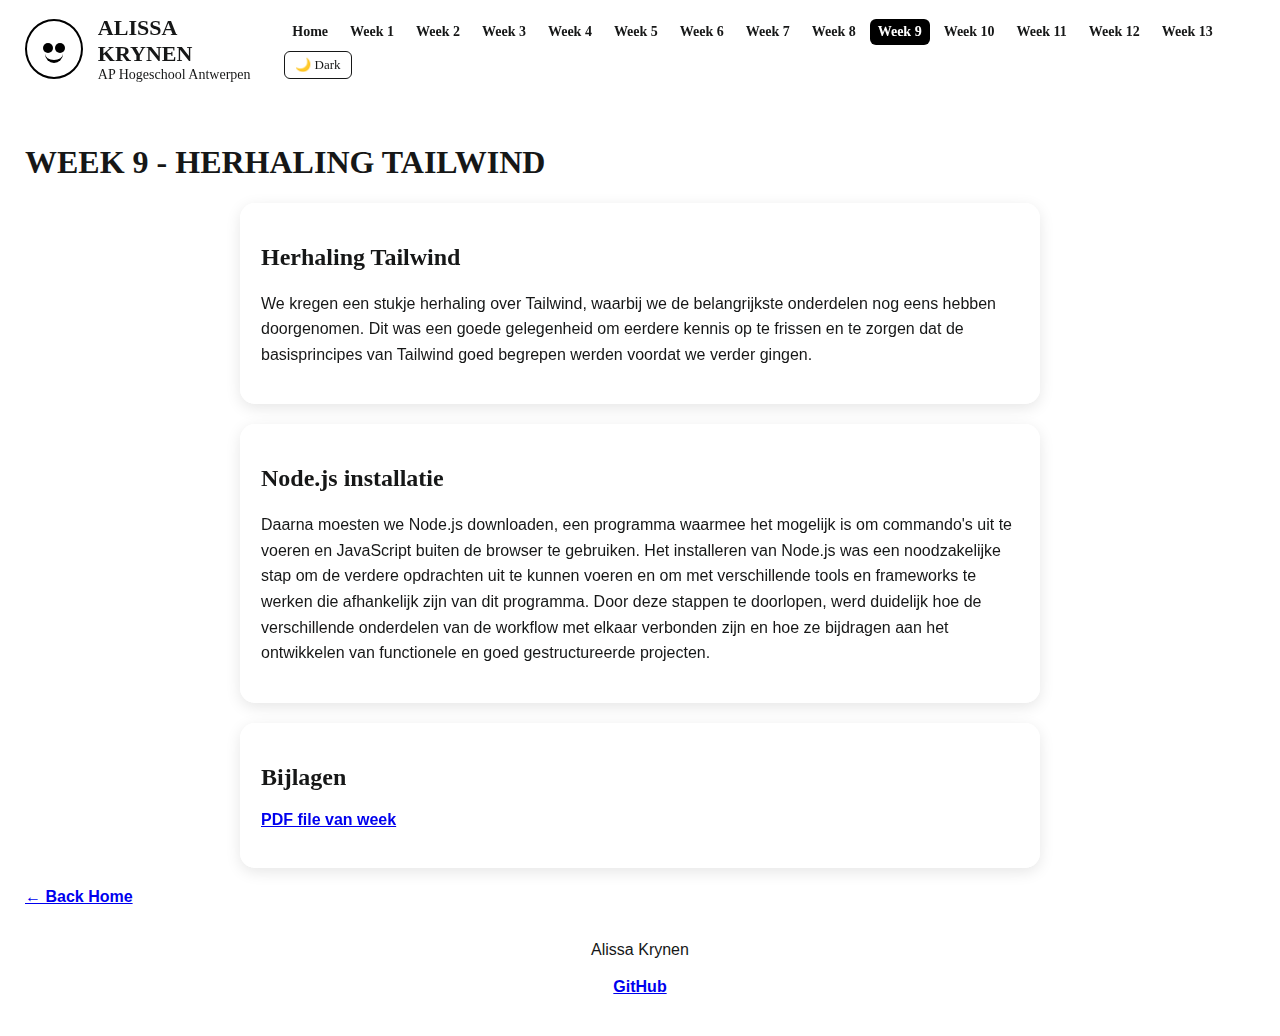
<file: week9.html>
<!DOCTYPE html><html lang="nl"><head>
<meta charset="UTF-8">
<title>Week 9</title>
<link rel="stylesheet" href="assets/styles.css">
</head>
<body>

<header class="banner">
<div class="character">
<div class="eye left"></div>
<div class="eye right"></div>
<div class="mouth"></div>
</div>
<div>
<h1>Alissa Krynen</h1>
<h2>AP Hogeschool Antwerpen</h2>
</div>
<nav class="navigation">
<a href="index.html">Home</a>
<a href="week1.html">Week 1</a><a href="week2.html">Week 2</a><a href="week3.html">Week 3</a><a href="week4.html">Week 4</a><a href="week5.html">Week 5</a><a href="week6.html">Week 6</a><a href="week7.html">Week 7</a><a href="week8.html">Week 8</a><a href="week9.html">Week 9</a><a href="week10.html">Week 10</a><a href="week11.html">Week 11</a><a href="week12.html">Week 12</a><a href="week13.html">Week 13</a>
<span class="toggle">🌙 Dark</span>
</nav>
</header>

<main>
<h1>Week 9 - Herhaling tailwind</h1>

<div class="content-box">
<h2>Herhaling Tailwind</h2>
<p>We kregen een stukje herhaling over Tailwind, waarbij we de belangrijkste onderdelen nog eens hebben doorgenomen. Dit was een goede gelegenheid om eerdere kennis op te frissen en te zorgen dat de basisprincipes van Tailwind goed begrepen werden voordat we verder gingen.</p>
</div>

<div class="content-box">
<h2>Node.js installatie</h2>
<p>Daarna moesten we Node.js downloaden, een programma waarmee het mogelijk is om commando's uit te voeren en JavaScript buiten de browser te gebruiken. Het installeren van Node.js was een noodzakelijke stap om de verdere opdrachten uit te kunnen voeren en om met verschillende tools en frameworks te werken die afhankelijk zijn van dit programma. Door deze stappen te doorlopen, werd duidelijk hoe de verschillende onderdelen van de workflow met elkaar verbonden zijn en hoe ze bijdragen aan het ontwikkelen van functionele en goed gestructureerde projecten.</p>
</div>

<div class="content-box">
<h2>Bijlagen</h2>
<a href="Input/foto_week2/Week 2.pdf" target="_blank">PDF file van week</a><br><br>
</div>


<a href="index.html">← Back Home</a>

<footer>
<p>Alissa Krynen</p>
<a href="https://github.com/Alissakrynen" target="_blank">GitHub</a>
</footer>
<script src="js/script.js"></script>
</body></html>
</file>
<file: assets/styles.css>
@import url('https://fonts.googleapis.com/css2?family=Roboto:ital,wght@0,100;0,300;0,400;0,500;0,700;0,900;1,100;1,300;1,400;1,500;1,700;1,900&display=swap');
@import url('https://fonts.googleapis.com/css2?family=Montserrat:ital,wght@0,100..900;1,100..900&family=Roboto:ital,wght@0,100;0,300;0,400;0,500;0,700;0,900;1,100;1,300;1,400;1,500;1,700;1,900&display=swap');

html {
    height: 100%;
}


body{
    color: #161717;
    height:auto;
    min-height:100vh;
    font-family: 'Helvetica', sans-serif;
    background: radial-gradient(circle at var(--x, 50%) var(--y, 50%), 
                rgba(255, 182, 193, 0.3) 0%, 
                rgba(255, 223, 186, 0.2) 25%, 
                rgba(186, 255, 201, 0.2) 50%, 
                rgba(186, 225, 255, 0.2) 75%, 
                rgba(255, 186, 255, 0.3) 100%);
    background-attachment: fixed;
    transition: background 0.1s ease;
}

header{
    background-color: antiquewhite;
    font-family: 'Georgia', serif;

}

pre{
    overflow: hidden;
    font-size: .75em;
}

a{
    font-weight: bold;
}
a:hover {
    background-color: #161717;
    color: #000000;
}

/* Container styling */
.container {
    font-family: 'Helvetica', sans-serif;
    max-width: 85vw;
    margin-left: auto;
    margin-right: auto;
}

.title {
    font-family: 'Georgia', serif;
    font-size: 1em;
    font-weight: bold;
    text-transform: capitalize;
    margin-top: 2em;
}


h1 {
    font-family: 'Georgia', serif;
    text-transform: uppercase;
}
h2 {
    font-family: 'Georgia', serif;
}
h3 {
    font-family: 'Georgia', serif;
    text-transform: uppercase;
    font-weight: bold;
}

p {
    line-height: 1.6;
}


*{box-sizing:border-box}
body{
margin:0;
font-family:Arial,sans-serif;
background: #ffffff;
min-height:100vh;
transition:background .2s,color .3s;
}

body.dark{
background: radial-gradient(circle at var(--x, 50%) var(--y, 50%), 
            rgba(138, 43, 226, 0.3) 0%, 
            rgba(75, 0, 130, 0.2) 25%, 
            rgba(25, 25, 112, 0.2) 50%, 
            rgba(0, 0, 139, 0.2) 75%, 
            rgba(72, 61, 139, 0.3) 100%);
color:white;
}

.banner{
display:flex;
align-items:center;
gap:15px;
padding:15px 25px;
background:rgba(255,255,255,.9);
position:sticky;
top:0;
z-index:10;
}

body.dark .banner,
body.dark footer{
background:rgba(0,0,0,.85);
}

.banner h1{margin:0;font-size:22px}
.banner h2{margin:0;font-size:14px;font-weight:normal}

.character{
width:60px;height:60px;
background:white;border-radius:50%;
border:2px solid rgb(0, 0, 0);
position:relative;
}

.eye{
width:10px;height:10px;
background:black;border-radius:50%;
position:absolute;top:22px;
transition:height .15s;
}

.eye.left{left:16px}
.eye.right{right:16px}

.eye.blink{
height:3px;
}

.mouth{
width:18px;height:10px;
border-bottom:3px solid rgb(0, 0, 0);
border-radius:0 0 20px 20px;
position:absolute;bottom:14px;left:50%;
transform:translateX(-50%);
}

.navigation{
display:flex;flex-wrap:wrap;gap:6px;margin-left:auto;
}

.navigation a{
text-decoration:none;color:inherit;
padding:5px 8px;border-radius:6px;font-size:14px;
}

.navigation a.active{
background:black;color:white;
}

.toggle{
cursor:pointer;
padding:5px 10px;
border-radius:6px;
border:1px solid currentColor;
font-size:13px;
}

main{padding:25px}

footer{
text-align:center;padding:15px;
background:rgba(255,255,255,.9);
}

/* Grid layout for home page */
.home-grid {
    display: grid;
    grid-template-columns: repeat(5, 1fr);
    gap: 10px;
    padding: 20px;
    max-width: 1200px;
    margin: 0 auto;
}

.week-card {
    background: rgba(255, 255, 255, 0.9);
    backdrop-filter: blur(10px);
    border-radius: 15px;
    padding: 15px;
    text-decoration: none;
    color: inherit;
    display: block;
    transition: transform 0.3s ease, box-shadow 0.3s ease;
    box-shadow: 0 4px 15px rgba(0, 0, 0, 0.1);
    border: 1px solid rgba(255, 255, 255, 0.2);
    text-align: center;
}

.week-card:hover {
    transform: translateY(-3px);
    box-shadow: 0 6px 20px rgba(0, 0, 0, 0.15);
    color: white;
}


.week-card img {
    width: 120px;
    height: 120px;
    object-fit: cover;
    border-radius: 8px;
    margin-bottom: 8px;
    display: block;
    margin-left: auto;
    margin-right: auto;
}

.week-card h3 {
    margin: 0 0 5px 0;
    font-size: 1em;
    color: #333;
}

.week-card p {
    margin: 0;
    color: #666;
    line-height: 1.3;
    font-size: 0.8em;
}

body.dark .week-card {
    background: rgba(0, 0, 0, 0.8);
    border: 1px solid rgba(255, 255, 255, 0.1);
}

body.dark .week-card h3 {
    color: #fff;
}

body.dark .week-card p {
    color: #ccc;
}

.content-box {
    background: rgba(255, 255, 255, 0.9);
    backdrop-filter: blur(10px);
    border-radius: 15px;
    padding: 20px;
    margin-bottom: 20px;
    box-shadow: 0 4px 15px rgba(0, 0, 0, 0.1);
    border: 1px solid rgba(255, 255, 255, 0.2);
    max-width: 800px;
    margin-left: auto;
    margin-right: auto;
}

body.dark .content-box {
    background: rgba(0, 0, 0, 0.8);
    border: 1px solid rgba(255, 255, 255, 0.1);
}

@media(max-width:600px){
.banner{flex-wrap:wrap;justify-content:center;text-align:center}
.navigation{justify-content:center;width:100%}
.navigation a{font-size:12px}
.character{width:50px;height:50px}
.home-grid {
    grid-template-columns: 1fr;
    padding: 15px;
    gap: 10px;
}
.week-card {
    padding: 12px;
    text-align: center;
}
.week-card img {
    width: 100px;
    height: 100px;
    display: block;
    margin-left: auto;
    margin-right: auto;
}
}
</file>
